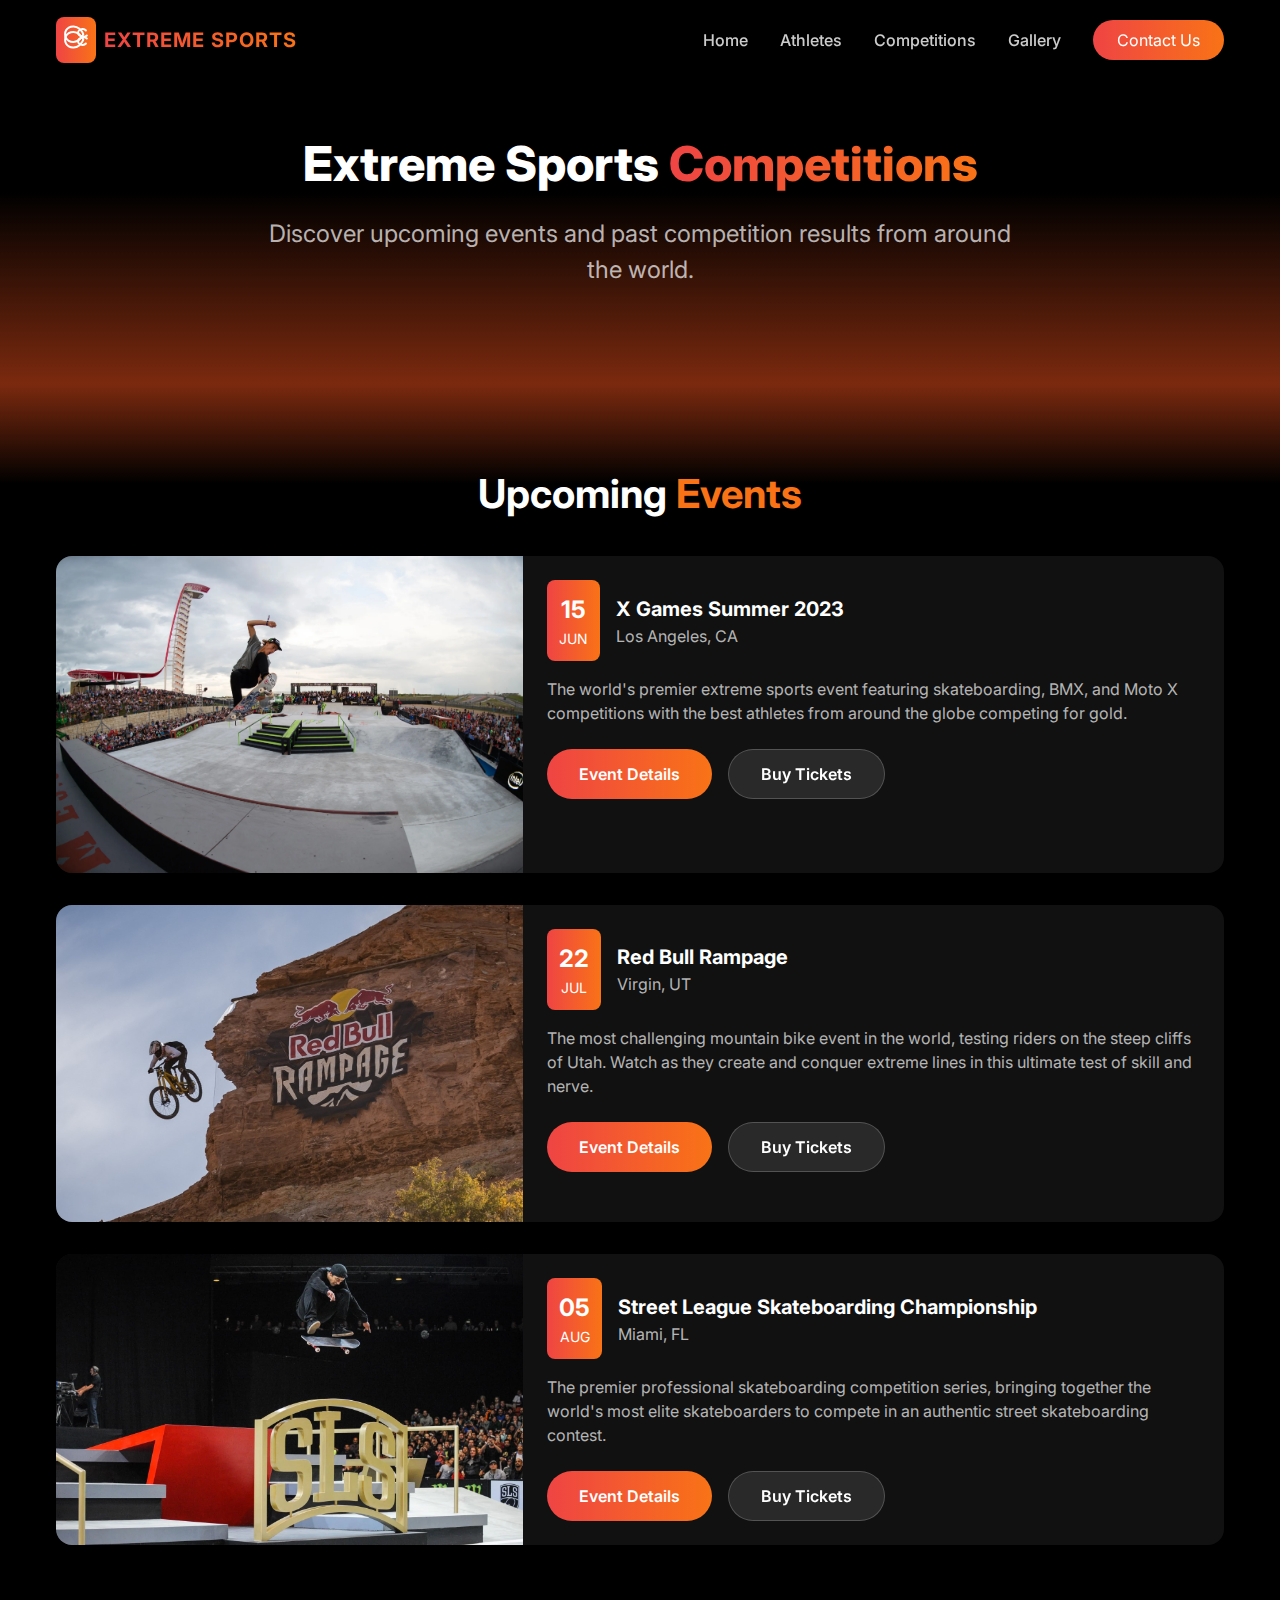
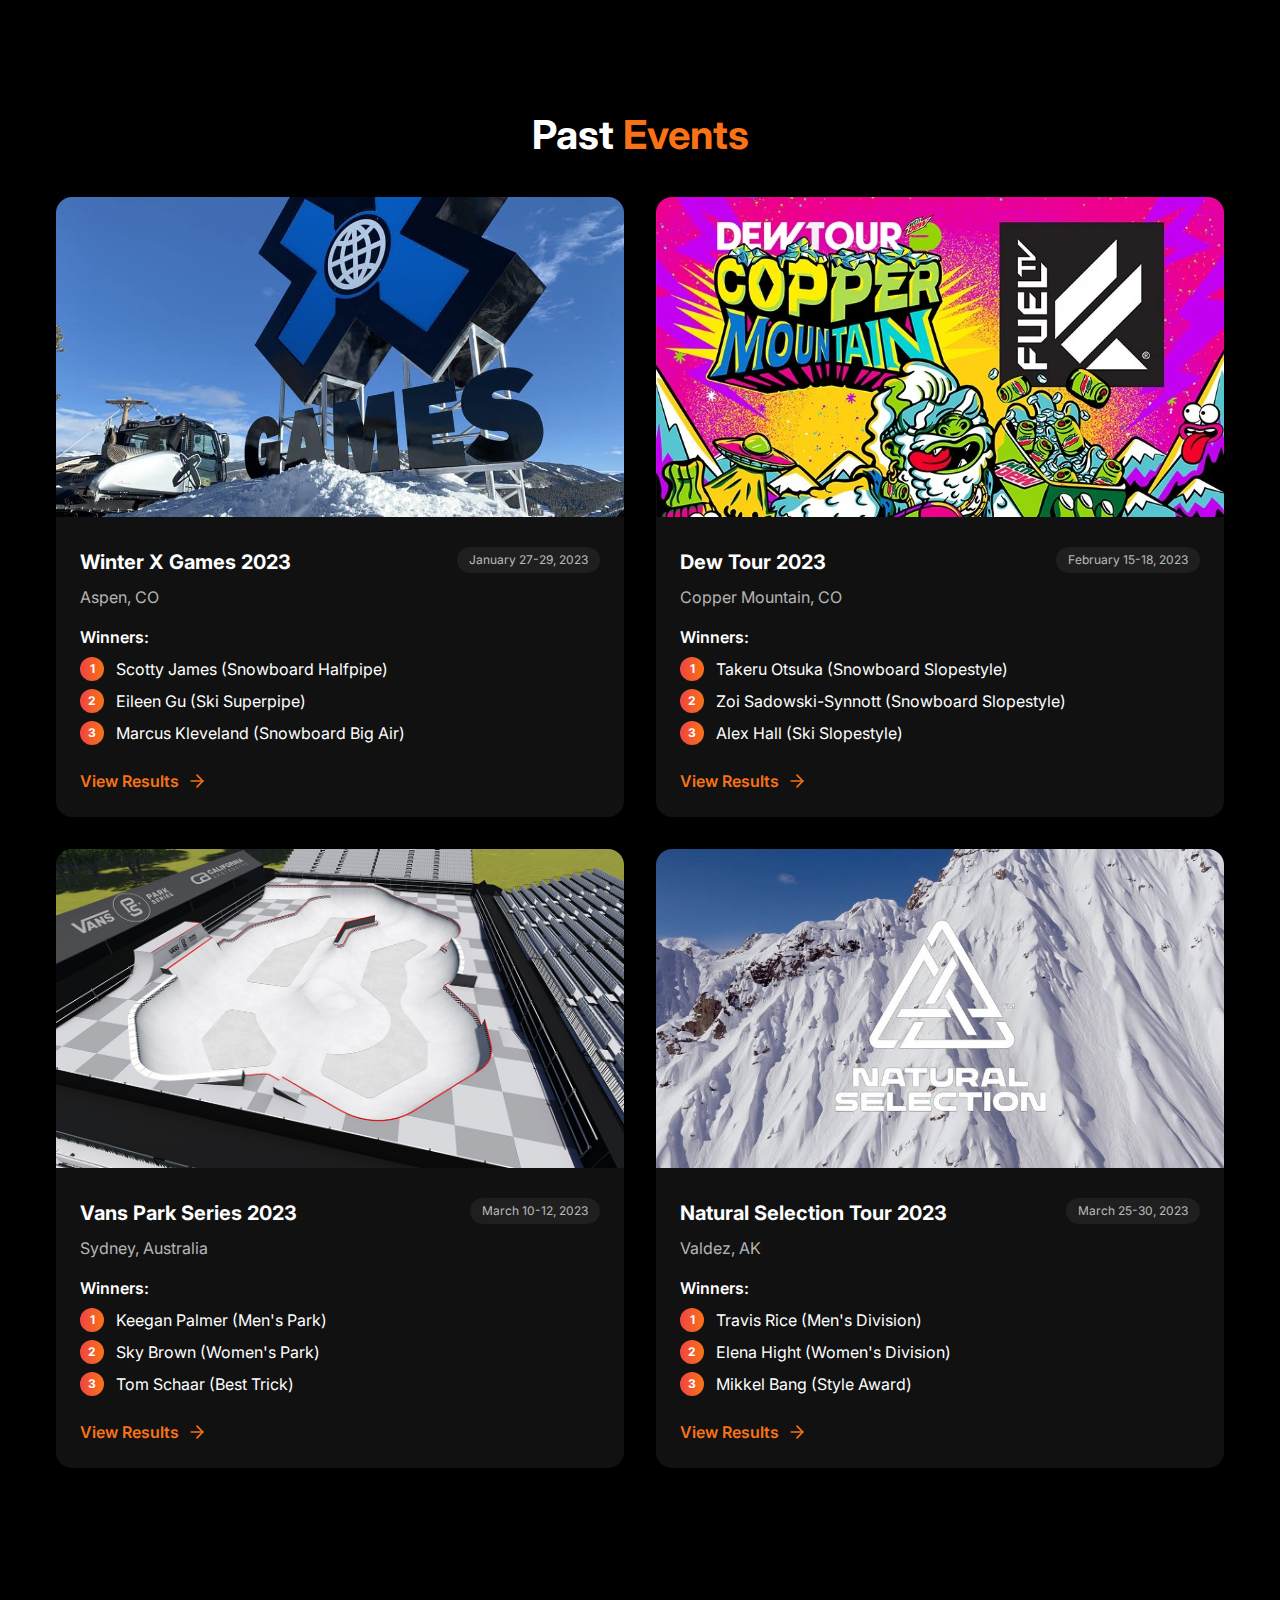
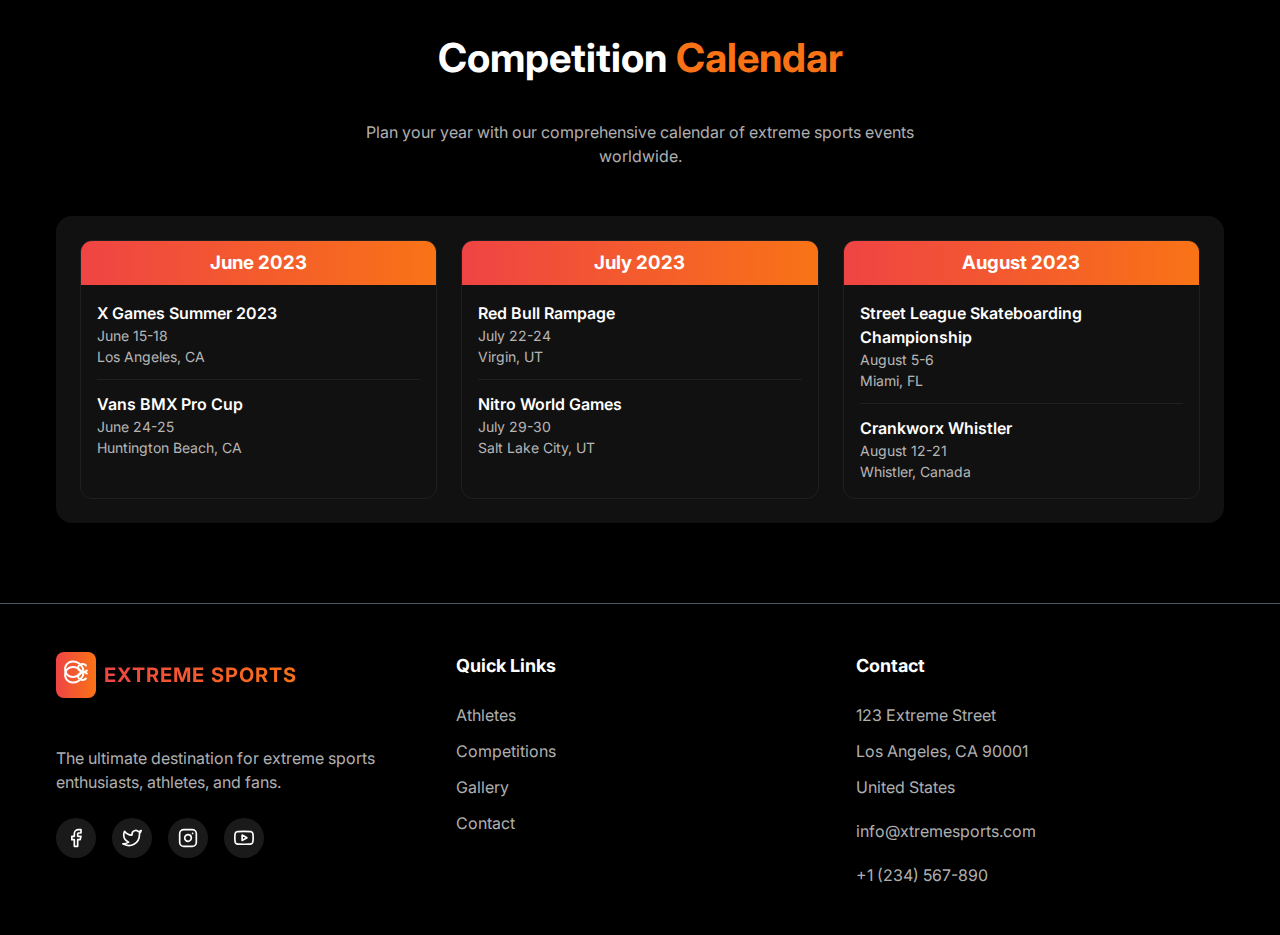
<file: competitions.html>
<!DOCTYPE html>
<html lang="en">
<head>
  <meta charset="UTF-8">
  <meta name="viewport" content="width=device-width, initial-scale=1.0">
  <title>Competitions - Extreme Sports</title>
  <meta name="description" content="Discover upcoming events and past competition results from around the world.">
  <link rel="stylesheet" href="assets/css/style.css">
  <link href="https://fonts.googleapis.com/css2?family=Inter:wght@400;500;600;700;800&display=swap" rel="stylesheet">
</head>
<body>
  <!-- Navbar -->
  <header class="navbar">
    <div class="container">
      <div class="navbar-content">
        <a href="index.html" class="logo">
          <div class="logo-icon">
            <svg xmlns="http://www.w3.org/2000/svg" width="24" height="24" viewBox="0 0 24 24" fill="none" stroke="currentColor" stroke-width="2" stroke-linecap="round" stroke-linejoin="round">
              <path d="M19.3 14.8C19.3 14.8 18.4 17.6 15.1 20.4C11.8 23.2 7.3 22.9 4.8 21.4C2.3 19.9 1.1 17.3 1.1 14.8C1.1 12.3 2.3 9.7 4.8 8.2C7.3 6.7 11.8 6.4 15.1 9.2C18.4 12 19.3 14.8 19.3 14.8Z" />
              <path d="M19.3 9.2C19.3 9.2 18.4 6.4 15.1 3.6C11.8 0.8 7.3 1.1 4.8 2.6C2.3 4.1 1.1 6.7 1.1 9.2C1.1 11.7 2.3 14.3 4.8 15.8C7.3 17.3 11.8 17.6 15.1 14.8C18.4 12 19.3 9.2 19.3 9.2Z" />
              <path d="M21.9 18.5C21.9 18.5 20.6 20.1 18.4 19.9C16.2 19.7 14.1 18.2 14.1 16.4C14.1 14.6 15.7 13 18.4 12.4C21.1 11.8 22.8 13.5 22.8 13.5" />
              <path d="M22.8 10.5C22.8 10.5 21.1 12.2 18.4 11.6C15.7 11 14.1 9.4 14.1 7.6C14.1 5.8 16.2 4.3 18.4 4.1C20.6 3.9 21.9 5.5 21.9 5.5" />
            </svg>
          </div>
          <span class="logo-text">EXTREME SPORTS</span>
        </a>

        <!-- Desktop Navigation -->
        <nav class="desktop-nav">
          <a href="index.html" class="nav-link">Home</a>
          <a href="athletes.html" class="nav-link">Athletes</a>
          <a href="competitions.html" class="nav-link">Competitions</a>
          <a href="gallery.html" class="nav-link">Gallery</a>
          <a href="contact.html" class="contact-btn">Contact Us</a>
        </nav>

        <!-- Mobile Menu Button -->
        <button class="mobile-menu-btn" id="mobileMenuBtn">
          <svg xmlns="http://www.w3.org/2000/svg" width="24" height="24" viewBox="0 0 24 24" fill="none" stroke="currentColor" stroke-width="2" stroke-linecap="round" stroke-linejoin="round">
            <line x1="3" y1="12" x2="21" y2="12  stroke-linecap="round" stroke-linejoin="round">
            <line x1="3" y1="12" x2="21" y2="12"></line>
            <line x1="3" y1="6" x2="21" y2="6"></line>
            <line x1="3" y1="18" x2="21" y2="18"></line>
          </svg>
        </button>
      </div>
    </div>

    <!-- Mobile Navigation -->
    <div class="mobile-nav" id="mobileNav">
      <div class="container">
        <div class="mobile-nav-content">
          <a href="index.html" class="nav-link">Home</a>
          <a href="athletes.html" class="nav-link">Athletes</a>
          <a href="competitions.html" class="nav-link">Competitions</a>
          <a href="gallery.html" class="nav-link">Gallery</a>
          <a href="contact.html" class="contact-btn">Contact Us</a>
        </div>
      </div>
    </div>
  </header>

  <main>
    <!-- Hero Section -->
    <section class="hero-section">
      <div class="container">
        <div class="hero-content">
          <h1 class="page-title">Extreme Sports <span class="gradient-text">Competitions</span></h1>
          <p class="page-subtitle">Discover upcoming events and past competition results from around the world.</p>
        </div>
      </div>
    </section>

    <!-- Upcoming Events -->
    <section class="upcoming-events-section">
      <div class="container">
        <h2 class="section-title">Upcoming <span class="highlight">Events</span></h2>
        <div class="events-list">
          <!-- Event 1 -->
          <div class="event-large-card">
            <div class="event-image">
              <img src="assets/img/xgames.png" alt="X Games Summer 2023">
            </div>
            <div class="event-details">
              <div class="event-header">
                <div class="event-date-box">
                  <span class="event-day">15</span>
                  <span class="event-month">JUN</span>
                </div>
                <div>
                  <h3 class="event-title">X Games Summer 2023</h3>
                  <p class="event-location">Los Angeles, CA</p>
                </div>
              </div>
              <p class="event-description">
                The world's premier extreme sports event featuring skateboarding, BMX, and Moto X competitions with the best athletes from around the globe competing for gold.
              </p>
              <div class="event-actions">
                <a href="#" class="btn btn-primary">Event Details</a>
                <a href="#" class="btn btn-secondary">Buy Tickets</a>
              </div>
            </div>
          </div>

          <!-- Event 2 -->
          <div class="event-large-card">
            <div class="event-image">
              <img src="assets/img/redbullrampage.jpg" alt="Red Bull Rampage">
            </div>
            <div class="event-details">
              <div class="event-header">
                <div class="event-date-box">
                  <span class="event-day">22</span>
                  <span class="event-month">JUL</span>
                </div>
                <div>
                  <h3 class="event-title">Red Bull Rampage</h3>
                  <p class="event-location">Virgin, UT</p>
                </div>
              </div>
              <p class="event-description">
                The most challenging mountain bike event in the world, testing riders on the steep cliffs of Utah. Watch as they create and conquer extreme lines in this ultimate test of skill and nerve.
              </p>
              <div class="event-actions">
                <a href="#" class="btn btn-primary">Event Details</a>
                <a href="#" class="btn btn-secondary">Buy Tickets</a>
              </div>
            </div>
          </div>

          <!-- Event 3 -->
          <div class="event-large-card">
            <div class="event-image">
              <img src="assets/img/Street+League.png" alt="Street League Skateboarding Championship">
            </div>
            <div class="event-details">
              <div class="event-header">
                <div class="event-date-box">
                  <span class="event-day">05</span>
                  <span class="event-month">AUG</span>
                </div>
                <div>
                  <h3 class="event-title">Street League Skateboarding Championship</h3>
                  <p class="event-location">Miami, FL</p>
                </div>
              </div>
              <p class="event-description">
                The premier professional skateboarding competition series, bringing together the world's most elite skateboarders to compete in an authentic street skateboarding contest.
              </p>
              <div class="event-actions">
                <a href="#" class="btn btn-primary">Event Details</a>
                <a href="#" class="btn btn-secondary">Buy Tickets</a>
              </div>
            </div>
          </div>
        </div>
      </div>
    </section>

    <!-- Past Events -->
    <section class="past-events-section">
      <div class="container">
        <h2 class="section-title">Past <span class="highlight">Events</span></h2>
        <div class="past-events-grid">
          <!-- Past Event 1 -->
          <div class="past-event-card">
            <div class="past-event-image">
              <img src="assets/img/Winter+X+Games.png" alt="Winter X Games 2023">
            </div>
            <div class="past-event-content">
              <div class="past-event-header">
                <h3 class="past-event-title">Winter X Games 2023</h3>
                <span class="past-event-date">January 27-29, 2023</span>
              </div>
              <p class="past-event-location">Aspen, CO</p>
              <div class="past-event-winners">
                <h4>Winners:</h4>
                <ul>
                  <li><span class="winner-position">1</span> Scotty James (Snowboard Halfpipe)</li>
                  <li><span class="winner-position">2</span> Eileen Gu (Ski Superpipe)</li>
                  <li><span class="winner-position">3</span> Marcus Kleveland (Snowboard Big Air)</li>
                </ul>
              </div>
              <a href="#" class="past-event-link">
                View Results
                <svg xmlns="http://www.w3.org/2000/svg" width="20" height="20" viewBox="0 0 24 24" fill="none" stroke="currentColor" stroke-width="2" stroke-linecap="round" stroke-linejoin="round">
                  <path d="M5 12h14"></path>
                  <path d="M12 5l7 7-7 7"></path>
                </svg>
              </a>
            </div>
          </div>

          <!-- Past Event 2 -->
          <div class="past-event-card">
            <div class="past-event-image">
              <img src="assets/img/Dew+Tour.png" alt="Dew Tour 2023">
            </div>
            <div class="past-event-content">
              <div class="past-event-header">
                <h3 class="past-event-title">Dew Tour 2023</h3>
                <span class="past-event-date">February 15-18, 2023</span>
              </div>
              <p class="past-event-location">Copper Mountain, CO</p>
              <div class="past-event-winners">
                <h4>Winners:</h4>
                <ul>
                  <li><span class="winner-position">1</span> Takeru Otsuka (Snowboard Slopestyle)</li>
                  <li><span class="winner-position">2</span> Zoi Sadowski-Synnott (Snowboard Slopestyle)</li>
                  <li><span class="winner-position">3</span> Alex Hall (Ski Slopestyle)</li>
                </ul>
              </div>
              <a href="#" class="past-event-link">
                View Results
                <svg xmlns="http://www.w3.org/2000/svg" width="20" height="20" viewBox="0 0 24 24" fill="none" stroke="currentColor" stroke-width="2" stroke-linecap="round" stroke-linejoin="round">
                  <path d="M5 12h14"></path>
                  <path d="M12 5l7 7-7 7"></path>
                </svg>
              </a>
            </div>
          </div>

          <!-- Past Event 3 -->
          <div class="past-event-card">
            <div class="past-event-image">
              <img src="assets/img/Vans+Park+Series.png" alt="Vans Park Series 2023">
            </div>
            <div class="past-event-content">
              <div class="past-event-header">
                <h3 class="past-event-title">Vans Park Series 2023</h3>
                <span class="past-event-date">March 10-12, 2023</span>
              </div>
              <p class="past-event-location">Sydney, Australia</p>
              <div class="past-event-winners">
                <h4>Winners:</h4>
                <ul>
                  <li><span class="winner-position">1</span> Keegan Palmer (Men's Park)</li>
                  <li><span class="winner-position">2</span> Sky Brown (Women's Park)</li>
                  <li><span class="winner-position">3</span> Tom Schaar (Best Trick)</li>
                </ul>
              </div>
              <a href="#" class="past-event-link">
                View Results
                <svg xmlns="http://www.w3.org/2000/svg" width="20" height="20" viewBox="0 0 24 24" fill="none" stroke="currentColor" stroke-width="2" stroke-linecap="round" stroke-linejoin="round">
                  <path d="M5 12h14"></path>
                  <path d="M12 5l7 7-7 7"></path>
                </svg>
              </a>
            </div>
          </div>

          <!-- Past Event 4 -->
          <div class="past-event-card">
            <div class="past-event-image">
              <img src="assets/img/Natural+Selection.png" alt="Natural Selection Tour 2023">
            </div>
            <div class="past-event-content">
              <div class="past-event-header">
                <h3 class="past-event-title">Natural Selection Tour 2023</h3>
                <span class="past-event-date">March 25-30, 2023</span>
              </div>
              <p class="past-event-location">Valdez, AK</p>
              <div class="past-event-winners">
                <h4>Winners:</h4>
                <ul>
                  <li><span class="winner-position">1</span> Travis Rice (Men's Division)</li>
                  <li><span class="winner-position">2</span> Elena Hight (Women's Division)</li>
                  <li><span class="winner-position">3</span> Mikkel Bang (Style Award)</li>
                </ul>
              </div>
              <a href="#" class="past-event-link">
                View Results
                <svg xmlns="http://www.w3.org/2000/svg" width="20" height="20" viewBox="0 0 24 24" fill="none" stroke="currentColor" stroke-width="2" stroke-linecap="round" stroke-linejoin="round">
                  <path d="M5 12h14"></path>
                  <path d="M12 5l7 7-7 7"></path>
                </svg>
              </a>
            </div>
          </div>
        </div>
      </div>
    </section>

    <!-- Calendar -->
    <section class="calendar-section">
      <div class="container">
        <div class="calendar-header">
          <h2 class="section-title">Competition <span class="highlight">Calendar</span></h2>
          <p class="calendar-description">Plan your year with our comprehensive calendar of extreme sports events worldwide.</p>
        </div>
        <div class="calendar-container">
          <div class="calendar-grid">
            <!-- Month 1 -->
            <div class="calendar-month">
              <div class="month-header">
                <h3>June 2023</h3>
              </div>
              <div class="month-events">
                <ul>
                  <li class="month-event">
                    <span class="month-event-title">X Games Summer 2023</span>
                    <span class="month-event-date">June 15-18</span>
                    <span class="month-event-location">Los Angeles, CA</span>
                  </li>
                  <li class="month-event">
                    <span class="month-event-title">Vans BMX Pro Cup</span>
                    <span class="month-event-date">June 24-25</span>
                    <span class="month-event-location">Huntington Beach, CA</span>
                  </li>
                </ul>
              </div>
            </div>

            <!-- Month 2 -->
            <div class="calendar-month">
              <div class="month-header">
                <h3>July 2023</h3>
              </div>
              <div class="month-events">
                <ul>
                  <li class="month-event">
                    <span class="month-event-title">Red Bull Rampage</span>
                    <span class="month-event-date">July 22-24</span>
                    <span class="month-event-location">Virgin, UT</span>
                  </li>
                  <li class="month-event">
                    <span class="month-event-title">Nitro World Games</span>
                    <span class="month-event-date">July 29-30</span>
                    <span class="month-event-location">Salt Lake City, UT</span>
                  </li>
                </ul>
              </div>
            </div>

            <!-- Month 3 -->
            <div class="calendar-month">
              <div class="month-header">
                <h3>August 2023</h3>
              </div>
              <div class="month-events">
                <ul>
                  <li class="month-event">
                    <span class="month-event-title">Street League Skateboarding Championship</span>
                    <span class="month-event-date">August 5-6</span>
                    <span class="month-event-location">Miami, FL</span>
                  </li>
                  <li class="month-event">
                    <span class="month-event-title">Crankworx Whistler</span>
                    <span class="month-event-date">August 12-21</span>
                    <span class="month-event-location">Whistler, Canada</span>
                  </li>
                </ul>
              </div>
            </div>
          </div>
        </div>
      </div>
    </section>
  </main>

  <!-- Footer -->
  <footer class="footer">
    <div class="container">
      <div class="footer-grid">
        <div>
          <div class="footer-brand">
            <a href="index.html" class="footer-logo">
              <div class="logo-icon">
                <svg xmlns="http://www.w3.org/2000/svg" width="24" height="24" viewBox="0 0 24 24" fill="none" stroke="currentColor" stroke-width="2" stroke-linecap="round" stroke-linejoin="round">
                  <path d="M19.3 14.8C19.3 14.8 18.4 17.6 15.1 20.4C11.8 23.2 7.3 22.9 4.8 21.4C2.3 19.9 1.1 17.3 1.1 14.8C1.1 12.3 2.3 9.7 4.8 8.2C7.3 6.7 11.8 6.4 15.1 9.2C18.4 12 19.3 14.8 19.3 14.8Z" />
                  <path d="M19.3 9.2C19.3 9.2 18.4 6.4 15.1 3.6C11.8 0.8 7.3 1.1 4.8 2.6C2.3 4.1 1.1 6.7 1.1 9.2C1.1 11.7 2.3 14.3 4.8 15.8C7.3 17.3 11.8 17.6 15.1 14.8C18.4 12 19.3 9.2 19.3 9.2Z" />
                  <path d="M21.9 18.5C21.9 18.5 20.6 20.1 18.4 19.9C16.2 19.7 14.1 18.2 14.1 16.4C14.1 14.6 15.7 13 18.4 12.4C21.1 11.8 22.8 13.5 22.8 13.5" />
                  <path d="M22.8 10.5C22.8 10.5 21.1 12.2 18.4 11.6C15.7 11 14.1 9.4 14.1 7.6C14.1 5.8 16.2 4.3 18.4 4.1C20.6 3.9 21.9 5.5 21.9 5.5" />
                </svg>
              </div>
              <span class="logo-text">EXTREME SPORTS</span>
            </a>
          </div>
          <p class="footer-description">
            The ultimate destination for extreme sports enthusiasts, athletes, and fans.
          </p>
          <div class="social-links">
            <a href="https://facebook.com" class="social-link" target="_blank" rel="noopener noreferrer" aria-label="Visit our Facebook page">
              <svg xmlns="http://www.w3.org/2000/svg" width="20" height="20" viewBox="0 0 24 24" fill="none" stroke="currentColor" stroke-width="2" stroke-linecap="round" stroke-linejoin="round">
                <path d="M18 2h-3a5 5 0 0 0-5 5v3H7v4h3v8h4v-8h3l1-4h-4V7a1 1 0 0 1 1-1h3z"></path>
              </svg>
            </a>
            <a href="https://twitter.com" class="social-link" target="_blank" rel="noopener noreferrer" aria-label="Visit our Twitter page">
              <svg xmlns="http://www.w3.org/2000/svg" width="20" height="20" viewBox="0 0 24 24" fill="none" stroke="currentColor" stroke-width="2" stroke-linecap="round" stroke-linejoin="round">
                <path d="M23 3a10.9 10.9 0 0 1-3.14 1.53 4.48 4.48 0 0 0-7.86 3v1A10.66 10.66 0 0 1 3 4s-4 9 5 13a11.64 11.64 0 0 1-7 2c9 5 20 0 20-11.5a4.5 4.5 0 0 0-.08-.83A7.72 7.72 0 0 0 23 3z"></path>
              </svg>
            </a>
            <a href="https://instagram.com" class="social-link" target="_blank" rel="noopener noreferrer" aria-label="Visit our Instagram page">
              <svg xmlns="http://www.w3.org/2000/svg" width="20" height="20" viewBox="0 0 24 24" fill="none" stroke="currentColor" stroke-width="2" stroke-linecap="round" stroke-linejoin="round">
                <rect x="2" y="2" width="20" height="20" rx="5" ry="5"></rect>
                <path d="M16 11.37A4 4 0 1 1 12.63 8 4 4 0 0 1 16 11.37z"></path>
                <line x1="17.5" y1="6.5" x2="17.51" y2="6.5"></line>
              </svg>
            </a>
            <a href="https://youtube.com" class="social-link" target="_blank" rel="noopener noreferrer" aria-label="Visit our YouTube channel">
              <svg xmlns="http://www.w3.org/2000/svg" width="20" height="20" viewBox="0 0 24 24" fill="none" stroke="currentColor" stroke-width="2" stroke-linecap="round" stroke-linejoin="round">
                <path d="M22.54 6.42a2.78 2.78 0 0 0-1.94-2C18.88 4 12 4 12 4s-6.88 0-8.6.46a2.78 2.78 0 0 0-1.94 2A29 29 0 0 0 1 11.75a29 29 0 0 0 .46 5.33A2.78 2.78 0 0 0 3.4 19c1.72.46 8.6.46 8.6.46s6.88 0 8.6-.46a2.78 2.78 0 0 0 1.94-2 29 29 0 0 0 .46-5.25 29 29 0 0 0-.46-5.33z"></path>
                <polygon points="9.75 15.02 15.5 11.75 9.75 8.48 9.75 15.02"></polygon>
              </svg>
            </a>
          </div>
        </div>
        <div>
          <h3 class="footer-title">Quick Links</h3>
          <ul class="footer-menu">
            <li><a href="athletes.html">Athletes</a></li>
            <li><a href="competitions.html">Competitions</a></li>
            <li><a href="gallery.html">Gallery</a></li>
            <li><a href="contact.html">Contact</a></li>
          </ul>
        </div>
        <div>
          <h3 class="footer-title">Contact</h3>
          <address class="contact-info">
            <p>123 Extreme Street</p>
            <p>Los Angeles, CA 90001</p>
            <p>United States</p>
            <p class="contact-email">
              <a href="mailto:info@xtremesports.com">info@xtremesports.com</a>
            </p>
            <p class="contact-phone">
              <a href="tel:+1234567890">+1 (234) 567-890</a>
            </p>
          </address>
        </div>
      </div>
    </div>
  </footer>

  <!-- Scroll to Top Button -->
  <button id="scrollToTop" class="scroll-to-top" aria-label="Scroll to top">
    <svg xmlns="http://www.w3.org/2000/svg" width="20" height="20" viewBox="0 0 24 24" fill="none" stroke="currentColor" stroke-width="2" stroke-linecap="round" stroke-linejoin="round">
      <path d="M18 15l-6-6-6 6"/>
    </svg>
  </button>

  <script src="src/js/script.js"></script>
</body>
</html>
</file>
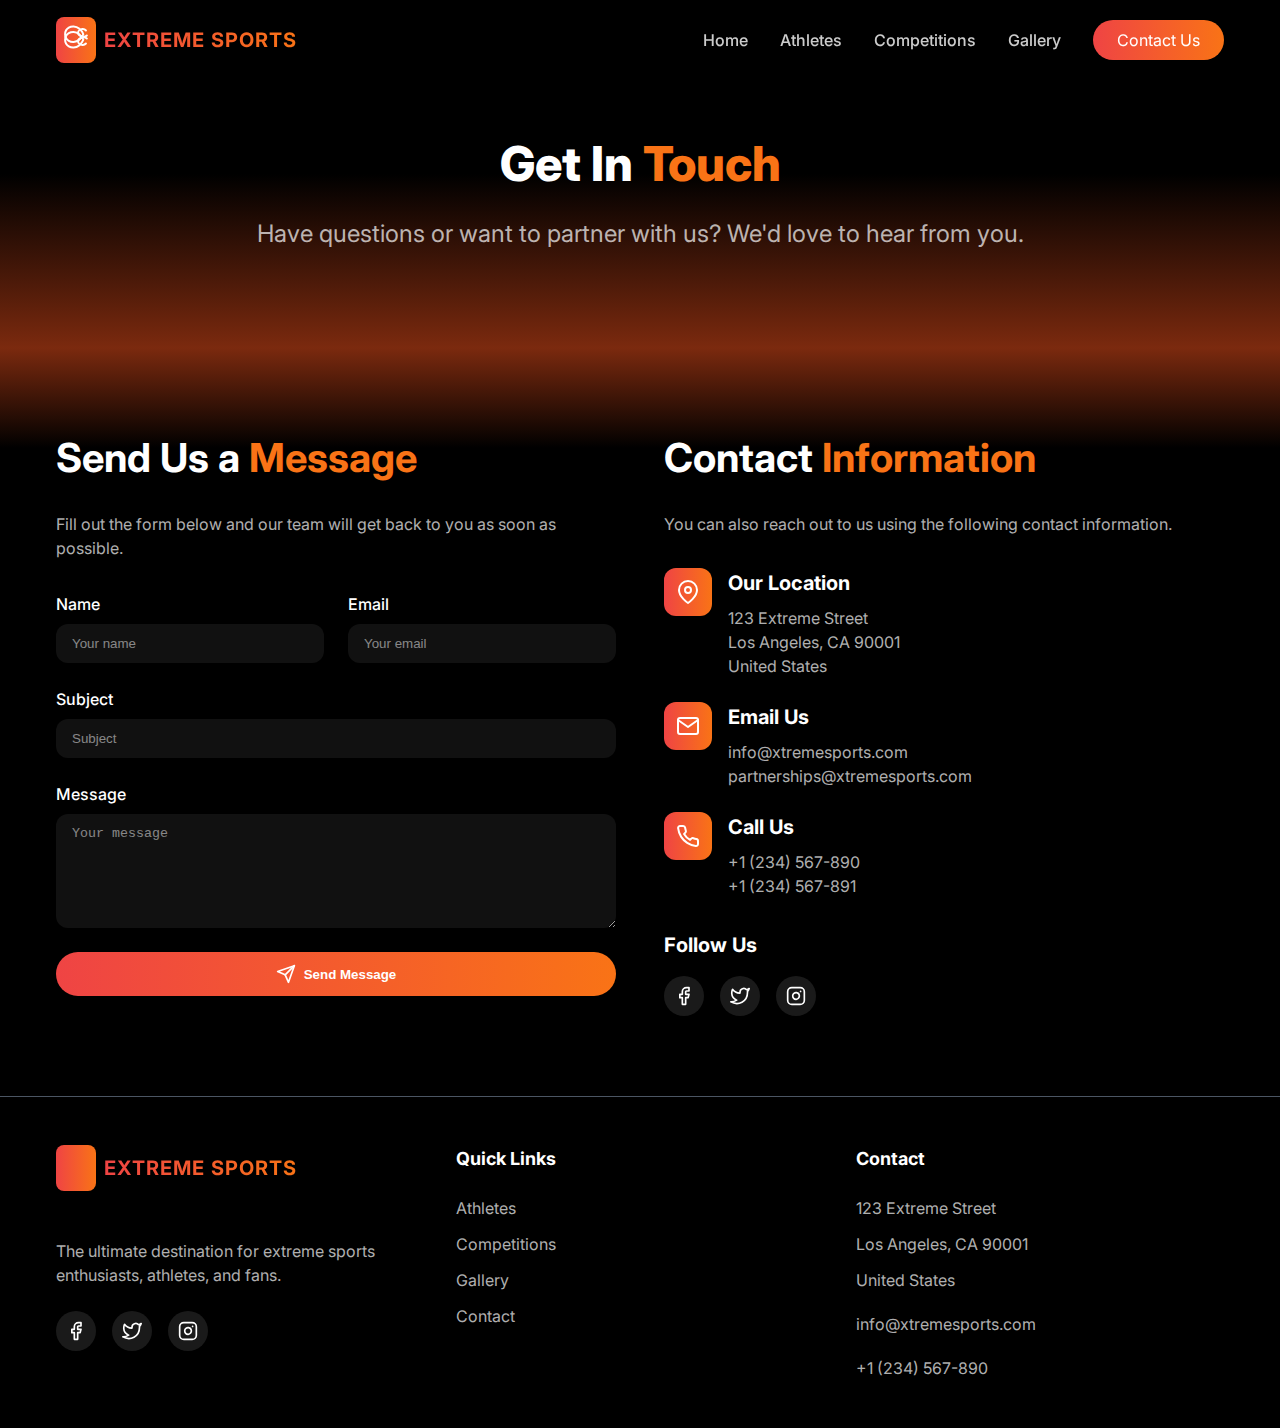
<file: contact.html>
<!DOCTYPE html>
<html lang="en">
<head>
  <meta charset="UTF-8">
  <meta name="viewport" content="width=device-width, initial-scale=1.0">
  <title>Contact - Extreme Sports</title>
  <meta name="description" content="Get in touch with the Extreme Sports team. We'd love to hear from you!">
  <link rel="stylesheet" href="assets/css/style.css">
  <link href="https://fonts.googleapis.com/css2?family=Inter:wght@400;500;600;700;800&display=swap" rel="stylesheet">
</head>
<body>
  <!-- Navbar -->
  <header class="navbar">
    <div class="container">
      <div class="navbar-content">
        <a href="index.html" class="logo">
          <div class="logo-icon">
            <svg xmlns="http://www.w3.org/2000/svg" width="24" height="24" viewBox="0 0 24 24" fill="none" stroke="currentColor" stroke-width="2" stroke-linecap="round" stroke-linejoin="round">
              <path d="M19.3 14.8C19.3 14.8 18.4 17.6 15.1 20.4C11.8 23.2 7.3 22.9 4.8 21.4C2.3 19.9 1.1 17.3 1.1 14.8C1.1 12.3 2.3 9.7 4.8 8.2C7.3 6.7 11.8 6.4 15.1 9.2C18.4 12 19.3 14.8 19.3 14.8Z" />
              <path d="M19.3 9.2C19.3 9.2 18.4 6.4 15.1 3.6C11.8 0.8 7.3 1.1 4.8 2.6C2.3 4.1 1.1 6.7 1.1 9.2C1.1 11.7 2.3 14.3 4.8 15.8C7.3 17.3 11.8 17.6 15.1 14.8C18.4 12 19.3 9.2 19.3 9.2Z" />
              <path d="M21.9 18.5C21.9 18.5 20.6 20.1 18.4 19.9C16.2 19.7 14.1 18.2 14.1 16.4C14.1 14.6 15.7 13 18.4 12.4C21.1 11.8 22.8 13.5 22.8 13.5" />
              <path d="M22.8 10.5C22.8 10.5 21.1 12.2 18.4 11.6C15.7 11 14.1 9.4 14.1 7.6C14.1 5.8 16.2 4.3 18.4 4.1C20.6 3.9 21.9 5.5 21.9 5.5" />
            </svg>
          </div>
          <span class="logo-text">EXTREME SPORTS</span>
        </a>

        <!-- Desktop Navigation -->
        <nav class="desktop-nav">
          <a href="index.html" class="nav-link">Home</a>
          <a href="athletes.html" class="nav-link">Athletes</a>
          <a href="competitions.html" class="nav-link">Competitions</a>
          <a href="gallery.html" class="nav-link">Gallery</a>
          <a href="contact.html" class="contact-btn">Contact Us</a>
        </nav>

        <!-- Mobile Menu Button -->
        <button class="mobile-menu-btn" id="mobileMenuBtn">
          <svg xmlns="http://www.w3.org/2000/svg" width="24" height="24" viewBox="0 0 24 24" fill="none" stroke="currentColor" stroke-width="2" stroke-linecap="round" stroke-linejoin="round">
            <line x1="3" y1="12" x2="21" y2="12"></line>
            <line x1="3" y1="6" x2="21" y2="6"></line>
            <line x1="3" y1="18" x2="21" y2="18"></line>
          </svg>
        </button>
      </div>
    </div>

    <!-- Mobile Navigation -->
    <div class="mobile-nav" id="mobileNav">
      <div class="container">
        <div class="mobile-nav-content">
          <a href="index.html" class="nav-link">Home</a>
          <a href="athletes.html" class="nav-link">Athletes</a>
          <a href="competitions.html" class="nav-link">Competitions</a>
          <a href="gallery.html" class="nav-link">Gallery</a>
          <a href="contact.html" class="contact-btn">Contact Us</a>
        </div>
      </div>
    </div>
  </header>

  <main>
    <!-- Hero Section -->
    <section class="hero-section">
      <div class="container">
        <div class="hero-content">
          <h1 class="page-title">Get In <span class="highlight">Touch</span></h1>
          <p class="page-subtitle">Have questions or want to partner with us? We'd love to hear from you.</p>
        </div>
      </div>
    </section>

    <!-- Contact Form Section -->
    <section class="contact-section">
      <div class="container">
        <div class="contact-grid">
          <div class="contact-form-container">
            <h2 class="section-title-left">Send Us a <span class="highlight">Message</span></h2>
            <p class="contact-description">
              Fill out the form below and our team will get back to you as soon as possible.
            </p>

            <form class="contact-form" id="contactForm">
              <div class="form-row">
                <div class="form-group">
                  <label for="name">Name</label>
                  <input type="text" id="name" name="name" placeholder="Your name" required>
                </div>
                <div class="form-group">
                  <label for="email">Email</label>
                  <input type="email" id="email" name="email" placeholder="Your email" required>
                </div>
              </div>

              <div class="form-group">
                <label for="subject">Subject</label>
                <input type="text" id="subject" name="subject" placeholder="Subject" required>
              </div>

              <div class="form-group">
                <label for="message">Message</label>
                <textarea id="message" name="message" rows="6" placeholder="Your message" required></textarea>
              </div>

              <button type="submit" class="btn btn-primary">
                <svg xmlns="http://www.w3.org/2000/svg" width="20" height="20" viewBox="0 0 24 24" fill="none" stroke="currentColor" stroke-width="2" stroke-linecap="round" stroke-linejoin="round">
                  <line x1="22" y1="2" x2="11" y2="13"></line>
                  <polygon points="22 2 15 22 11 13 2 9 22 2"></polygon>
                </svg>
                Send Message
              </button>
            </form>
          </div>

          <div class="contact-info-container">
            <h2 class="section-title-left">Contact <span class="highlight">Information</span></h2>
            <p class="contact-description">
              You can also reach out to us using the following contact information.
            </p>

            <div class="contact-info-items">
              <div class="contact-info-item">
                <div class="contact-icon">
                  <svg xmlns="http://www.w3.org/2000/svg" width="24" height="24" viewBox="0 0 24 24" fill="none" stroke="currentColor" stroke-width="2" stroke-linecap="round" stroke-linejoin="round">
                    <path d="M21 10c0 7-9 13-9 13s-9-6-9-13a9 9 0 0 1 18 0z"></path>
                    <circle cx="12" cy="10" r="3"></circle>
                  </svg>
                </div>
                <div>
                  <h3>Our Location</h3>
                  <address>
                    123 Extreme Street<br>
                    Los Angeles, CA 90001<br>
                    United States
                  </address>
                </div>
              </div>

              <div class="contact-info-item">
                <div class="contact-icon">
                  <svg xmlns="http://www.w3.org/2000/svg" width="24" height="24" viewBox="0 0 24 24" fill="none" stroke="currentColor" stroke-width="2" stroke-linecap="round" stroke-linejoin="round">
                    <path d="M4 4h16c1.1 0 2 .9 2 2v12c0 1.1-.9 2-2 2H4c-1.1 0-2-.9-2-2V6c0-1.1.9-2 2-2z"></path>
                    <polyline points="22,6 12,13 2,6"></polyline>
                  </svg>
                </div>
                <div>
                  <h3>Email Us</h3>
                  <p><a href="mailto:info@xtremesports.com">info@xtremesports.com</a></p>
                  <p><a href="mailto:partnerships@xtremesports.com">partnerships@xtremesports.com</a></p>
                </div>
              </div>

              <div class="contact-info-item">
                <div class="contact-icon">
                  <svg xmlns="http://www.w3.org/2000/svg" width="24" height="24" viewBox="0 0 24 24" fill="none" stroke="currentColor" stroke-width="2" stroke-linecap="round" stroke-linejoin="round">
                    <path d="M22 16.92v3a2 2 0 0 1-2.18 2 19.79 19.79 0 0 1-8.63-3.07 19.5 19.5 0 0 1-6-6 19.79 19.79 0 0 1-3.07-8.67A2 2 0 0 1 4.11 2h3a2 2 0 0 1 2 1.72 12.84 12.84 0 0 0 .7 2.81 2 2 0 0 1-.45 2.11L8.09 9.91a16 16 0 0 0 6 6l1.27-1.27a2 2 0 0 1 2.11-.45 12.84 12.84 0 0 0 2.81.7A2 2 0 0 1 22 16.92z"></path>
                  </svg>
                </div>
                <div>
                  <h3>Call Us</h3>
                  <p><a href="tel:+1234567890">+1 (234) 567-890</a></p>
                  <p><a href="tel:+1234567891">+1 (234) 567-891</a></p>
                </div>
              </div>
            </div>

            <div class="social-follow">
              <h3>Follow Us</h3>
              <div class="social-links">
                <a href="https://facebook.com" class="social-link" target="_blank" rel="noopener noreferrer">
                  <svg xmlns="http://www.w3.org/2000/svg" width="20" height="20" viewBox="0 0 24 24" fill="none" stroke="currentColor" stroke-width="2" stroke-linecap="round" stroke-linejoin="round">
                    <path d="M18 2h-3a5 5 0 0 0-5 5v3H7v4h3v8h4v-8h3l1-4h-4V7a1 1 0 0 1 1-1h3z"></path>
                  </svg>
                </a>
                <a href="https://twitter.com" class="social-link" target="_blank" rel="noopener noreferrer">
                  <svg xmlns="http://www.w3.org/2000/svg" width="20" height="20" viewBox="0 0 24 24" fill="none" stroke="currentColor" stroke-width="2" stroke-linecap="round" stroke-linejoin="round">
                    <path d="M23 3a10.9 10.9 0 0 1-3.14 1.53 4.48 4.48 0 0 0-7.86 3v1A10.66 10.66 0 0 1 3 4s-4 9 5 13a11.64 11.64 0 0 1-7 2c9 5 20 0 20-11.5a4.5 4.5 0 0 0-.08-.83A7.72 7.72 0 0 0 23 3z"></path>
                  </svg>
                </a>
                <a href="https://instagram.com" class="social-link" target="_blank" rel="noopener noreferrer">
                  <svg xmlns="http://www.w3.org/2000/svg" width="20" height="20" viewBox="0 0 24 24" fill="none" stroke="currentColor" stroke-width="2" stroke-linecap="round" stroke-linejoin="round">
                    <rect x="2" y="2" width="20" height="20" rx="5" ry="5"></rect>
                    <path d="M16 11.37A4 4 0 1 1 12.63 8 4 4 0 0 1 16 11.37z"></path>
                    <line x1="17.5" y1="6.5" x2="17.51" y2="6.5"></line>
                  </svg>
                </a>
              </div>
            </div>
          </div>
        </div>
      </div>
    </section>
  </main>

  <!-- Footer -->
  <footer class="footer">
    <div class="container">
      <div class="footer-grid">
        <div>
          <div class="footer-brand">
            <a href="index.html" class="footer-logo">
              <div class="logo-icon">
                <svg xmlns="http://www.w3.org/2000/svg" width="24" height="24" viewBox="0 0 24 24" fill="none" stroke="currentColor" stroke-width="2" stroke-linecap="round" stroke-linejoin="round">
                  <path d="M19.3 14.8C19.3 14.8 18.4   stroke-linejoin="round">
                  <path d="M19.3 14.8C19.3 14.8 18.4 17.6 15.1 20.4C11.8 23.2 7.3 22.9 4.8 21.4C2.3 19.9 1.1 17.3 1.1 14.8C1.1 12.3 2.3 9.7 4.8 8.2C7.3 6.7 11.8 6.4 15.1 9.2C18.4 12 19.3 14.8 19.3 14.8Z" />
                  <path d="M19.3 9.2C19.3 9.2 18.4 6.4 15.1 3.6C11.8 0.8 7.3 1.1 4.8 2.6C2.3 4.1 1.1 6.7 1.1 9.2C1.1 11.7 2.3 14.3 4.8 15.8C7.3 17.3 11.8 17.6 15.1 14.8C18.4 12 19.3 9.2 19.3 9.2Z" />
                  <path d="M21.9 18.5C21.9 18.5 20.6 20.1 18.4 19.9C16.2 19.7 14.1 18.2 14.1 16.4C14.1 14.6 15.7 13 18.4 12.4C21.1 11.8 22.8 13.5 22.8 13.5" />
                  <path d="M22.8 10.5C22.8 10.5 21.1 12.2 18.4 11.6C15.7 11 14.1 9.4 14.1 7.6C14.1 5.8 16.2 4.3 18.4 4.1C20.6 3.9 21.9 5.5 21.9 5.5" />
                </svg>
              </div>
              <span class="logo-text">EXTREME SPORTS</span>
            </a>
          </div>
          <p class="footer-description">
            The ultimate destination for extreme sports enthusiasts, athletes, and fans.
          </p>
          <div class="social-links">
            <a href="https://facebook.com" class="social-link" target="_blank" rel="noopener noreferrer">
              <svg xmlns="http://www.w3.org/2000/svg" width="20" height="20" viewBox="0 0 24 24" fill="none" stroke="currentColor" stroke-width="2" stroke-linecap="round" stroke-linejoin="round">
                <path d="M18 2h-3a5 5 0 0 0-5 5v3H7v4h3v8h4v-8h3l1-4h-4V7a1 1 0 0 1 1-1h3z"></path>
              </svg>
            </a>
            <a href="https://twitter.com" class="social-link" target="_blank" rel="noopener noreferrer">
              <svg xmlns="http://www.w3.org/2000/svg" width="20" height="20" viewBox="0 0 24 24" fill="none" stroke="currentColor" stroke-width="2" stroke-linecap="round" stroke-linejoin="round">
                <path d="M23 3a10.9 10.9 0 0 1-3.14 1.53 4.48 4.48 0 0 0-7.86 3v1A10.66 10.66 0 0 1 3 4s-4 9 5 13a11.64 11.64 0 0 1-7 2c9 5 20 0 20-11.5a4.5 4.5 0 0 0-.08-.83A7.72 7.72 0 0 0 23 3z"></path>
              </svg>
            </a>
            <a href="https://instagram.com" class="social-link" target="_blank" rel="noopener noreferrer">
              <svg xmlns="http://www.w3.org/2000/svg" width="20" height="20" viewBox="0 0 24 24" fill="none" stroke="currentColor" stroke-width="2" stroke-linecap="round" stroke-linejoin="round">
                <rect x="2" y="2" width="20" height="20" rx="5" ry="5"></rect>
                <path d="M16 11.37A4 4 0 1 1 12.63 8 4 4 0 0 1 16 11.37z"></path>
                <line x1="17.5" y1="6.5" x2="17.51" y2="6.5"></line>
              </svg>
            </a>
          </div>
        </div>
        <div>
          <h3 class="footer-title">Quick Links</h3>
          <ul class="footer-menu">
            <li><a href="athletes.html">Athletes</a></li>
            <li><a href="competitions.html">Competitions</a></li>
            <li><a href="gallery.html">Gallery</a></li>
            <li><a href="contact.html">Contact</a></li>
          </ul>
        </div>
        <div>
          <h3 class="footer-title">Contact</h3>
          <address class="contact-info">
            <p>123 Extreme Street</p>
            <p>Los Angeles, CA 90001</p>
            <p>United States</p>
            <p class="contact-email">
              <a href="mailto:info@xtremesports.com">info@xtremesports.com</a>
            </p>
            <p class="contact-phone">
              <a href="tel:+1234567890">+1 (234) 567-890</a>
            </p>
          </address>
        </div>
      </div>
    </div>
  </footer>

  <!-- Scroll to Top Button -->
  <button id="scrollToTop" class="scroll-to-top">
    <svg xmlns="http://www.w3.org/2000/svg" width="20" height="20" viewBox="0 0 24 24" fill="none" stroke="currentColor" stroke-width="2" stroke-linecap="round" stroke-linejoin="round">
      <path d="M18 15l-6-6-6 6"/>
    </svg>
  </button>

  <script src="src/js/script.js"></script>
</body>
</html>
</file>
<file: assets/css/style.css>
/* Base Styles */
:root {
  --color-black: #000000;
  --color-white: #ffffff;
  --color-gray-100: rgba(255, 255, 255, 0.1);
  --color-gray-200: rgba(255, 255, 255, 0.2);
  --color-gray-700: #333333;
  --color-gray-800: #1f1f1f;
  --color-gray-900: #111111;
  --color-red-500: #ef4444;
  --color-red-600: #dc2626;
  --color-orange-500: #f97316;
  --color-orange-600: #ea580c;
  --color-orange-900: rgba(154, 52, 18, 0.8);
  --gradient-red-orange: linear-gradient(to right, var(--color-red-500), var(--color-orange-500));
  --gradient-red-orange-hover: linear-gradient(to right, var(--color-red-600), var(--color-orange-600));
  --border-radius-sm: 0.25rem;
  --border-radius: 0.5rem;
  --border-radius-lg: 0.75rem;
  --border-radius-xl: 1rem;
  --border-radius-full: 9999px;
  --transition: all 0.3s ease;
  --shadow: 0 4px 6px -1px rgba(0, 0, 0, 0.1), 0 2px 4px -1px rgba(0, 0, 0, 0.06);
  --shadow-lg: 0 10px 15px -3px rgba(0, 0, 0, 0.1), 0 4px 6px -2px rgba(0, 0, 0, 0.05);
}

* {
  margin: 0;
  padding: 0;
  box-sizing: border-box;
}

html {
  scroll-behavior: smooth;
}

body {
  font-family: "Inter", sans-serif;
  background-color: var(--color-black);
  color: var(--color-white);
  line-height: 1.5;
  overflow-x: hidden;
}

img {
  max-width: 100%;
  height: auto;
}

a {
  text-decoration: none;
  color: inherit;
}

ul {
  list-style: none;
}

.container {
  width: 100%;
  max-width: 1200px;
  margin: 0 auto;
  padding: 0 1rem;
}

/* Typography */
.gradient-text {
  background: var(--gradient-red-orange);
  -webkit-background-clip: text;
  background-clip: text;
  color: transparent;
}

.highlight {
  color: var(--color-orange-500);
}

.section-title {
  font-size: 2rem;
  font-weight: 700;
  margin-bottom: 2rem;
  text-align: center;
}

.section-title-left {
  font-size: 2rem;
  font-weight: 700;
  margin-bottom: 1.5rem;
  text-align: left;
}

@media (min-width: 768px) {
  .section-title, .section-title-left {
    font-size: 2.5rem;
  }
}

/* Buttons */
.btn {
  display: inline-flex;
  align-items: center;
  justify-content: center;
  padding: 0.75rem 2rem;
  font-weight: 600;
  border-radius: var(--border-radius-full);
  transition: var(--transition);
  cursor: pointer;
  border: none;
  outline: none;
}

.btn svg {
  margin-right: 0.5rem;
}

.btn-sm {
  padding: 0.5rem 1rem;
  font-size: 0.875rem;
}

.btn-primary {
  background: var(--gradient-red-orange);
  color: var(--color-white);
}

.btn-primary:hover {
  background: var(--gradient-red-orange-hover);
  transform: scale(1.05);
}

.btn-secondary {
  background-color: var(--color-gray-100);
  backdrop-filter: blur(8px);
  color: var(--color-white);
  border: 1px solid var(--color-gray-200);
}

.btn-secondary:hover {
  background-color: var(--color-gray-200);
}

/* Navbar */
.navbar {
  position: fixed;
  top: 0;
  left: 0;
  right: 0;
  z-index: 50;
  background-color: rgba(0, 0, 0, 0.8);
  backdrop-filter: blur(10px);
}

.navbar-content {
  display: flex;
  align-items: center;
  justify-content: space-between;
  height: 5rem;
}

.logo {
  display: flex;
  align-items: center;
}

.logo-icon {
  background: var(--gradient-red-orange);
  padding: 0.5rem;
  border-radius: var(--border-radius);
  margin-right: 0.5rem;
  color: var(--color-white);
}

.logo-text {
  font-size: 1.25rem;
  font-weight: 700;
  letter-spacing: 0.05em;
  background: var(--gradient-red-orange);
  -webkit-background-clip: text;
  background-clip: text;
  color: transparent;
}

.desktop-nav {
  display: none;
}

.nav-link {
  color: rgba(255, 255, 255, 0.8);
  font-weight: 500;
  transition: var(--transition);
  margin-left: 2rem;
}

.nav-link:hover {
  color: var(--color-white);
}

.contact-btn {
  background: var(--gradient-red-orange);
  padding: 0.5rem 1.5rem;
  border-radius: var(--border-radius-full);
  color: var(--color-white);
  margin-left: 2rem;
}

.contact-btn:hover {
  background: var(--gradient-red-orange-hover);
}

.mobile-menu-btn {
  display: block;
  background: none;
  border: none;
  color: var(--color-white);
  cursor: pointer;
}

.mobile-nav {
  display: flex;
  flex-direction: column;
  align-items: center;
  position: absolute;
  top: 5rem;
  left: 0;
  right: 0;
  background-color: rgba(0, 0, 0, 0.95);
  backdrop-filter: blur(10px);
  max-height: 0;
  overflow: hidden;
  transition: max-height 0.5s ease, opacity 0.5s ease;
  opacity: 0;
  z-index: 40;
}

.mobile-nav.active {
  max-height: 300px;
  opacity: 1;
}

.mobile-nav-content {
  display: flex;
  flex-direction: column;
  padding: 1.5rem 0;
  transform: translateY(-10px);
  transition: transform 0.4s ease;
  align-items: center;
  text-align: center;
}

.mobile-nav.active .mobile-nav-content {
  transform: translateY(0);
}

.mobile-nav-content .nav-link {
  margin: 0;
  padding: 0.75rem 0;
  display: block;
  width: 100%;
  text-align: center;
}

.mobile-nav-content .contact-btn {
  margin-left: 0;
  margin-top: 1rem;
  display: inline-block;
  text-align: center;
}

@media (min-width: 768px) {
  .desktop-nav {
    display: flex;
    align-items: center;
  }

  .mobile-menu-btn {
    display: none;
  }
}

/* Hero Section */
.hero {
  position: relative;
  height: 80vh;
  overflow: hidden;
  padding-top: 5rem;
}

.hero-overlay {
  position: absolute;
  inset: 0;
  background-color: rgba(0, 0, 0, 0.5);
  z-index: 10;
}

.hero-bg {
  position: absolute;
  inset: 0;
  width: 100%;
  height: 100%;
  object-fit: cover;
}

.hero-content {
  position: relative;
  z-index: 20;
  height: 100%;
  display: flex;
  flex-direction: column;
  justify-content: center;

}

.hero-title {
  margin-top: 8.5rem;
  font-size: 2.5rem;
  font-weight: 800;
  margin-bottom: 1rem;
  letter-spacing: -0.025em;
}

.hero-subtitle {
  font-size: 1.125rem;
  color: rgba(255, 255, 255, 0.9);
  max-width: 36rem;
  margin-bottom: 2rem;
}

.hero-buttons {
  display: flex;
  flex-direction: column;
  gap: 1rem;
}

.hero-bottom-fade {
  position: absolute;
  bottom: 0;
  left: 0;
  width: 100%;
  height: 6rem;
  background: linear-gradient(to top, var(--color-black), transparent);
  z-index: 10;
}

@media (min-width: 640px) {
  .hero-buttons {
    flex-direction: row;
  }
}

@media (min-width: 768px) {
  .hero-title {
    font-size: 3.75rem;
  }

  .hero-subtitle {
    font-size: 1.5rem;
  }
}

@media (min-width: 1024px) {
  .hero-title {
    font-size: 4.5rem;
  }
}

/* Hero Section for Mobile Centering */
@media (max-width: 767px) {
  .hero .hero-content {
    text-align: center;
    align-items: center;
  }
  
  .hero-subtitle {
    margin-left: auto;
    margin-right: auto;
  }
  
  .hero-buttons {
    justify-content: center;
  }
}

/* Hero Section for Inner Pages */
.hero-section {
  padding-top: 8rem;
  padding-bottom: 4rem;
  background: linear-gradient(to bottom, var(--color-black), var(--color-black), var(--color-orange-900));
  position: relative;
}

.hero-section .hero-content {
  max-width: 48rem;
  margin: 0 auto;
  text-align: center;
  height: auto;
}

.hero-section::after {
  content: "";
  position: absolute;
  bottom: -100px;
  left: 0;
  width: 100%;
  height: 100px;
  background: linear-gradient(to bottom, var(--color-orange-900), transparent);
  z-index: 1;
}

.page-title {
  text-align: ce;
  font-size: 2.5rem;
  font-weight: 800;
  margin-bottom: 1rem;
}

.page-subtitle {
  font-size: 1.25rem;
  color: rgba(255, 255, 255, 0.7);
  margin-bottom: 2rem;
}

@media (min-width: 768px) {
  .page-title {
    font-size: 3rem;
  }

  .page-subtitle {
    font-size: 1.5rem;
  }
}

/* Ensure content sections have proper z-index to appear above the gradient */
.gallery-section,
.contact-section,
.featured-athletes,
.upcoming-events-section {
  position: relative;
  z-index: 2;
}

/* Stats Section */
.stats-section {
  padding: 5rem 0;
  background: var(--color-black);
}

.stats-grid {
  display: grid;
  grid-template-columns: repeat(2, 1fr);
  gap: 1.5rem;
}

.stat-card {
  padding: 1.5rem;
  background-color: rgba(31, 41, 55, 0.5);
  border-radius: var(--border-radius-xl);
  text-align: center;
}

.stat-icon {
  width: 3rem;
  height: 3rem;
  background: var(--gradient-red-orange);
  border-radius: 50%;
  display: flex;
  align-items: center;
  justify-content: center;
  margin: 0 auto 1rem;
  color: var(--color-white);
}

.stat-value {
  font-size: 1.5rem;
  font-weight: 700;
  color: var(--color-white);
  margin-bottom: 0.5rem;
}

.stat-label {
  color: rgba(255, 255, 255, 0.7);
}

@media (min-width: 768px) {
  .stats-grid {
    grid-template-columns: repeat(4, 1fr);
  }
}

/* Featured Sports Section */
.featured-sports {
  padding: 5rem 0;
  background: var(--color-black);
}

.sports-grid {
  display: grid;
  grid-template-columns: 1fr;
  gap: 2rem;
}

.sport-card {
  position: relative;
  overflow: hidden;
  border-radius: var(--border-radius-xl);
}

.sport-image {
  aspect-ratio: 16 / 9;
  overflow: hidden;
  border-radius: var(--border-radius-xl);
}

.sport-image img {
  width: 100%;
  height: 100%;
  object-fit: cover;
  transition: transform 0.5s ease;
}

.sport-card:hover .sport-image img {
  transform: scale(1.1);
}

.sport-overlay {
  position: absolute;
  inset: 0;
  background: linear-gradient(to top, rgba(0, 0, 0, 0.8), rgba(0, 0, 0, 0.4), transparent);
  display: flex;
  flex-direction: column;
  justify-content: flex-end;
  padding: 1.5rem;
}

.sport-title {
  font-size: 1.5rem;
  font-weight: 700;
  margin-bottom: 0.5rem;
}

.sport-description {
  color: rgba(255, 255, 255, 0.8);
  margin-bottom: 1rem;
}

.sport-link {
  display: inline-flex;
  align-items: center;
  color: var(--color-orange-500);
  font-weight: 600;
  transition: var(--transition);
}

.sport-link svg {
  margin-left: 0.5rem;
}

.sport-link:hover {
  color: var(--color-orange-400);
}

@media (min-width: 768px) {
  .sports-grid {
    grid-template-columns: repeat(2, 1fr);
  }
}

@media (min-width: 1024px) {
  .sports-grid {
    grid-template-columns: repeat(3, 1fr);
  }
}

/* Featured Video */
.featured-video {
  padding: 5rem 0;
  background: linear-gradient(to bottom, var(--color-black), var(--color-black), var(--color-orange-900/80));
}

.video-container {
  position: relative;
  aspect-ratio: 16 / 9;
  max-width: 64rem;
  margin: 0 auto;
  border-radius: var(--border-radius-xl);
  overflow: hidden;
  background-color: #000;
} 

.video-container img {
  width: 100%;
  height: 100%;
  object-fit: cover;
}

.play-button {
  position: absolute;
  top: 50%;
  left: 50%;
  width: 5rem;
  height: 5rem;
  background: var(--gradient-red-orange);
  border-radius: 50%;
  display: flex;
  align-items: center;
  justify-content: center;
  color: var(--color-white);
  border: none;
  cursor: pointer;
  transition: var(--transition);
}

.play-button:hover {
  background: var(--gradient-red-orange-hover);
}

.video-info {
  max-width: 64rem;
  margin: 2rem auto 0;
}

.video-title {
  font-size: 1.5rem;
  font-weight: 700;
  margin-bottom: 0.5rem;
}

.video-description {
  color: rgba(255, 255, 255, 0.7);
}

.featured-video-element {
  position: absolute;
  top: 0;
  left: 0;
  width: 100%;
  height: 100%;
  object-fit: cover;
  z-index: 1;
}

.play-overlay {
  position: absolute;
  top: 0;
  left: 0;
  width: 100%;
  height: 100%;
  display: flex;
  align-items: center;
  justify-content: center;
  background-color: rgba(0, 0, 0, 0.3);
  z-index: 3;
  cursor: pointer;
}

.play-button {
  width: 5rem;
  height: 5rem;
  background: var(--gradient-red-orange);
  border-radius: 50%;
  display: flex;
  align-items: center;
  justify-content: center;
  color: var(--color-white);
  border: none;
  cursor: pointer;
  transition: var(--transition);
}

.play-button:hover {
  transform: scale(1.1);
  background: var(--gradient-red-orange-hover);
}

.video-controls {
  position: absolute;
  bottom: 0;
  left: 0;
  width: 100%;
  padding: 1rem;
  background: linear-gradient(to top, rgba(0, 0, 0, 0.8), transparent);
  z-index: 2;
  opacity: 0;
  transition: opacity 0.3s ease;
}

.video-controls.visible {
  opacity: 1;
}

.progress-container {
  width: 100%;
  margin-bottom: 0.75rem;
}

.progress-bar {
  position: relative;
  height: 0.5rem;
  background-color: rgba(255, 255, 255, 0.2);
  border-radius: var(--border-radius-full);
  cursor: pointer;
}

.progress-fill {
  position: absolute;
  top: 0;
  left: 0;
  height: 100%;
  background: var(--gradient-red-orange);
  border-radius: var(--border-radius-full);
  width: 0;
}

.progress-handle {
  position: absolute;
  top: 50%;
  left: 0;
  width: 1rem;
  height: 1rem;
  background-color: var(--color-white);
  border-radius: 50%;
  transform: translate(-50%, -50%);
  box-shadow: 0 0 5px rgba(0, 0, 0, 0.5);
  opacity: 0;
  transition: opacity 0.3s ease;
}

.progress-bar:hover .progress-handle,
.progress-bar:active .progress-handle {
  opacity: 1;
}

.control-buttons {
  display: flex;
  align-items: center;
  justify-content: space-between;
}

.control-button {
  background: none;
  border: none;
  color: var(--color-white);
  cursor: pointer;
  padding: 0.5rem;
  display: flex;
  align-items: center;
  justify-content: center;
  transition: var(--transition);
}

.control-button:hover {
  color: var(--color-orange-500);
}

.play-pause .pause-icon {
  display: none;
}

.play-pause.playing .play-icon {
  display: none;
}

.play-pause.playing .pause-icon {
  display: block;
}

/* Estilos mejorados para el control de volumen */
.volume-control {
  position: relative;
  display: flex;
  align-items: center;
  margin: 0 0.5rem;
}

.volume-button {
  position: relative;
  z-index: 5;
  transition: transform 0.2s ease;
}

.volume-button:hover {
  transform: scale(1.1);
}

.volume-button .volume-high,
.volume-button .volume-low,
.volume-button .volume-muted {
  display: none;
}

.volume-button.high .volume-high {
  display: block;
}

.volume-button.low .volume-low {
  display: block;
}

.volume-button.muted .volume-muted {
  display: block;
}

.volume-bar-container {
  position: absolute;
  bottom: 100%;
  left: 50%;
  transform: translateX(-50%) translateY(5px);
  width: 2.5rem;
  height: 8rem;
  background-color: rgba(0, 0, 0, 0.85);
  border-radius: var(--border-radius-lg);
  padding: 1rem 0.5rem;
  display: flex;
  flex-direction: column;
  justify-content: flex-end;
  opacity: 0;
  visibility: hidden;
  transition: opacity 0.3s ease, visibility 0.3s ease, transform 0.3s ease;
  box-shadow: 0 4px 12px rgba(0, 0, 0, 0.5);
  z-index: 10;
}

.volume-control:hover .volume-bar-container {
  opacity: 1;
  visibility: visible;
  transform: translateX(-50%) translateY(0);
}

.volume-bar {
  position: relative;
  width: 0.5rem;
  height: 100%;
  background-color: rgba(255, 255, 255, 0.2);
  border-radius: var(--border-radius-full);
  margin: 0 auto;
  cursor: pointer;
}

.volume-fill {
  position: absolute;
  bottom: 0;
  left: 0;
  width: 100%;
  background: var(--gradient-red-orange);
  border-radius: var(--border-radius-full);
  height: 100%;
  transition: height 0.1s ease;
}

.volume-handle {
  position: absolute;
  left: 50%;
  bottom: 100%;
  width: 1rem;
  height: 1rem;
  background-color: var(--color-white);
  border-radius: 50%;
  transform: translate(-50%, 50%);
  box-shadow: 0 0 5px rgba(0, 0, 0, 0.5);
  opacity: 0;
  transition: opacity 0.3s ease;
}

.volume-bar:hover .volume-handle,
.volume-bar:active .volume-handle {
  opacity: 1;
}

/* Añadir un pequeño triángulo debajo del contenedor para un efecto de tooltip */
.volume-bar-container::after {
  content: '';
  position: absolute;
  bottom: -8px;
  left: 50%;
  transform: translateX(-50%);
  width: 0;
  height: 0;
  border-left: 8px solid transparent;
  border-right: 8px solid transparent;
  border-top: 8px solid rgba(0, 0, 0, 0.85);
}

/* Estilos para el control de volumen */
.volume-control {
  position: relative;
  display: flex;
  align-items: center;
}

.volume-button {
  position: relative;
}

.volume-button .volume-high,
.volume-button .volume-low,
.volume-button .volume-muted {
  display: none;
}

.volume-button.high .volume-high {
  display: block;
}

.volume-button.low .volume-low {
  display: block;
}

.volume-button.muted .volume-muted {
  display: block;
}

.volume-bar-container {
  position: absolute;
  bottom: 100%;
  left: 50%;
  transform: translateX(-50%);
  width: 5rem;
  height: 8rem;
  background-color: rgba(0, 0, 0, 0.7);
  border-radius: var(--border-radius-lg);
  padding: 0.75rem;
  display: flex;
  flex-direction: column;
  justify-content: flex-end;
  opacity: 0;
  visibility: hidden;
  transition: opacity 0.3s ease, visibility 0.3s ease;
}

.volume-bar-container.visible {
  opacity: 1;
  visibility: visible;
}

.volume-bar {
  position: relative;
  width: 0.5rem;
  height: 100%;
  background-color: rgba(255, 255, 255, 0.2);
  border-radius: var(--border-radius-full);
  margin: 0 auto;
  cursor: pointer;
}

.volume-fill {
  position: absolute;
  bottom: 0;
  left: 0;
  width: 100%;
  background: var(--gradient-red-orange);
  border-radius: var(--border-radius-full);
  height: 100%;
}

.volume-handle {
  position: absolute;
  left: 50%;
  bottom: 100%;
  width: 1rem;
  height: 1rem;
  background-color: var(--color-white);
  border-radius: 50%;
  transform: translate(-50%, 50%);
  box-shadow: 0 0 5px rgba(0, 0, 0, 0.5);
  opacity: 0;
  transition: opacity 0.3s ease;
}

.volume-bar:hover .volume-handle,
.volume-bar:active .volume-handle {
  opacity: 1;
}

.fullscreen .exit-fullscreen {
  display: none;
}

.fullscreen.active .enter-fullscreen {
  display: none;
}

.fullscreen.active .exit-fullscreen {
  display: block;
}

.time-display {
  color: var(--color-white);
  font-size: 0.875rem;
  margin: 0 1rem;
}

/* Estilos para pantalla completa */
.video-container:fullscreen {
  width: 100%;
  height: 100%;
}

.video-container:fullscreen .featured-video-element {
  object-fit: contain;
}

/* Estilos para las pestañas de competiciones */
.sport-tabs {
  margin-bottom: 3rem;
}

.sport-tab-buttons {
  display: flex;
  flex-wrap: wrap;
  gap: 0.5rem;
  margin-bottom: 1.5rem;
}

.sport-tab-button {
  padding: 0.75rem 1.5rem;
  background-color: var(--color-gray-800);
  color: var(--color-white);
  border: none;
  border-radius: var(--border-radius-lg);
  cursor: pointer;
  font-weight: 600;
  transition: var(--transition);
}

.sport-tab-button.active {
  background: var(--gradient-red-orange);
}

.sport-tab-button:hover:not(.active) {
  background-color: var(--color-gray-700);
}

.sport-tab-content {
  display: none;
  background-color: var(--color-gray-900);
  border-radius: var(--border-radius-xl);
  padding: 1.5rem;
}

.sport-tab-content.active {
  display: block;
}

.sport-tab-header {
  display: flex;
  align-items: center;
  margin-bottom: 1.5rem;
}

.sport-tab-icon {
  width: 3rem;
  height: 3rem;
  background: var(--gradient-red-orange);
  border-radius: 50%;
  display: flex;
  align-items: center;
  justify-content: center;
  margin-right: 1rem;
}

.sport-tab-title {
  font-size: 1.5rem;
  font-weight: 700;
}

.rankings-table {
  width: 100%;
  border-collapse: collapse;
}

.rankings-table th,
.rankings-table td {
  padding: 0.75rem 1rem;
  text-align: left;
}

.rankings-table th {
  background-color: var(--color-gray-800);
  color: var(--color-white);
  font-weight: 600;
}

.rankings-table tr:nth-child(even) {
  background-color: rgba(255, 255, 255, 0.05);
}

.rankings-table tr:hover {
  background-color: rgba(255, 255, 255, 0.1);
}

.ranking-position {
  font-weight: 700;
}

.ranking-position-1 {
  color: gold;
}

.ranking-position-2 {
  color: silver;
}

.ranking-position-3 {
  color: #cd7f32; /* bronce */
}

.athlete-name {
  font-weight: 600;
}

.athlete-country {
  color: rgba(255, 255, 255, 0.7);
  font-size: 0.875rem;
}

.ranking-points {
  font-weight: 700;
  color: var(--color-orange-500);
}

.section-description {
  color: rgba(255, 255, 255, 0.7);
  margin-bottom: 2rem;
}

.text-center {
  text-align: center;
}

/* Upcoming Events */
.upcoming-events {
  padding: 5rem 0;
  background: linear-gradient(to bottom, var(--color-orange-900/80), var(--color-black));
}

.section-header {
  display: flex;
  flex-direction: column;
  align-items: center;
  justify-content: space-between;
  margin-bottom: 3rem;
}

.view-all {
  display: flex;
  align-items: center;
  color: rgba(255, 255, 255, 0.8);
  transition: var(--transition);
  margin-top: 1rem;
}

.view-all:hover {
  color: var(--color-white);
}

.view-all svg {
  margin-left: 0.5rem;
}

.events-grid {
  display: grid;
  grid-template-columns: 1fr;
  gap: 2rem;
}

.event-card {
  display: flex;
  flex-direction: column;
  background-color: rgba(31, 41, 55, 0.5);
  border-radius: var(--border-radius-xl);
  overflow: hidden;
  transition: var(--transition);
}

.event-card:hover {
  background-color: rgba(31, 41, 55, 0.8);
}

.event-image {
  aspect-ratio: 16 / 9;
}

.event-image img {
  width: 100%;
  height: 100%;
  object-fit: cover;
}

.event-content {
  padding: 1.5rem;
  flex: 1;
  display: flex;
  flex-direction: column;
}

.event-header {
  display: flex;
  align-items: center;
  margin-bottom: 1rem;
}

.event-date {
  background: var(--gradient-red-orange);
  color: var(--color-white);
  text-align: center;
  padding: 0.75rem;
  border-radius: var(--border-radius);
  margin-right: 1rem;
}

.event-day {
  display: block;
  font-size: 1.5rem;
  font-weight: 700;
}

.event-month {
  display: block;
  font-size: 0.875rem;
}

.event-title {
  font-size: 1.25rem;
  font-weight: 700;
}

.event-location {
  color: rgba(255, 255, 255, 0.7);
}

.event-description {
  color: rgba(255, 255, 255, 0.7);
  margin-bottom: 1.5rem;
}

@media (min-width: 768px) {
  .section-header {
    flex-direction: row;
  }

  .view-all {
    margin-top: 0;
  }

  .event-card {
    flex-direction: row;
  }

  .event-image {
    width: 33.333333%;
    aspect-ratio: auto;
  }

  .event-content {
    width: 66.666667%;
  }
}

@media (min-width: 1024px) {
  .events-grid {
    grid-template-columns: repeat(2, 1fr);
  }
}

/* Testimonials */
.testimonials {
  padding: 5rem 0;
  background: linear-gradient(to bottom, var(--color-black), var(--color-black), var(--color-orange-900/40));
}

.testimonials-grid {
  display: grid;
  grid-template-columns: 1fr;
  gap: 2rem;
}

.testimonial-card {
  background-color: rgba(31, 41, 55, 0.5);
  padding: 1.5rem;
  border-radius: var(--border-radius-xl);
}

.testimonial-header {
  display: flex;
  align-items: center;
  margin-bottom: 1rem;
}

.testimonial-image {
  width: 4rem;
  height: 4rem;
  border-radius: 50%;
  overflow: hidden;
  margin-right: 1rem;
}

.testimonial-image img {
  width: 100%;
  height: 100%;
  object-fit: cover;
}

.testimonial-name {
  font-size: 1.125rem;
  font-weight: 700;
  color: var(--color-white);
}

.testimonial-sport {
  color: var(--color-orange-500);
  font-size: 0.875rem;
}

.testimonial-quote {
  color: rgba(255, 255, 255, 0.7);
  font-style: italic;
}

@media (min-width: 768px) {
  .testimonials-grid {
    grid-template-columns: repeat(3, 1fr);
  }
}

/* Newsletter */
.newsletter {
  padding: 5rem 0;
  background: linear-gradient(to bottom, var(--color-orange-900/40), var(--color-orange-900/80));
}

.newsletter-content {
  max-width: 48rem;
  margin: 0 auto;
  text-align: center;
}

.newsletter-description {
  color: rgba(255, 255, 255, 0.7);
  margin-bottom: 2rem;
}

.newsletter-form {
  display: flex;
  flex-direction: column;
  gap: 1rem;
  max-width: 36rem;
  margin: 0 auto;
}

.newsletter-form input {
  flex: 1;
  padding: 0.75rem 1.5rem;
  background-color: rgba(255, 255, 255, 0.1);
  color: var(--color-white);
  border-radius: var(--border-radius-full);
  border: none;
  outline: none;
}

.newsletter-form input:focus {
  box-shadow: 0 0 0 2px var(--color-orange-500);
}

.newsletter-form input::placeholder {
  color: rgba(255, 255, 255, 0.7);
}

@media (min-width: 640px) {
  .newsletter-form {
    flex-direction: row;
  }
}

/* Footer */
.footer {
  background-color: var(--color-black);
  border-top: 1px solid rgba(75, 85, 99, 1);
  padding: 3rem 0;
}

.footer-grid {
  display: grid;
  grid-template-columns: 1fr;
  gap: 2rem;
}

.footer-brand {
  margin-bottom: 1.5rem;
}

.footer-logo {
  display: inline-flex;
  align-items: center;
  margin-bottom: 1.5rem;
}

.footer-description {
  color: rgba(255, 255, 255, 0.7);
  margin-bottom: 1.5rem;
}

.social-links {
  display: flex;
  gap: 1rem;
}

.social-link {
  width: 2.5rem;
  height: 2.5rem;
  display: flex;
  align-items: center;
  justify-content: center;
  background-color: rgba(255, 255, 255, 0.1);
  color: var(--color-white);
  border-radius: 50%;
  transition: var(--transition);
}

.social-link:hover {
  background: var(--gradient-red-orange);
}

.footer-title {
  font-size: 1.125rem;
  font-weight: 700;
  margin-bottom: 1.5rem;
}

.footer-menu {
  display: flex;
  flex-direction: column;
  gap: 0.75rem;
}

.footer-menu a {
  color: rgba(255, 255, 255, 0.7);
  transition: var(--transition);
}

.footer-menu a:hover {
  color: var(--color-white);
}

.contact-info {
  font-style: normal;
  color: rgba(255, 255, 255, 0.7);
  display: flex;
  flex-direction: column;
  gap: 0.75rem;
}

.contact-email,
.contact-phone {
  margin-top: 0.5rem;
}

.contact-info a {
  transition: var(--transition);
}

.contact-info a:hover {
  color: var(--color-white);
}

@media (min-width: 768px) {
  .footer-grid {
    grid-template-columns: repeat(3, 1fr);
  }
}

/* Scroll to Top Button */
.scroll-to-top {
  position: fixed;
  bottom: 2rem;
  right: 2rem;
  width: 3rem;
  height: 3rem;
  background: var(--gradient-red-orange);
  color: var(--color-white);
  border-radius: 50%;
  display: flex;
  align-items: center;
  justify-content: center;
  cursor: pointer;
  border: none;
  box-shadow: var(--shadow-lg);
  opacity: 0;
  visibility: hidden;
  transition: var(--transition);
  z-index: 50;
}

.scroll-to-top.visible {
  opacity: 1;
  visibility: visible;
  animation: bounce 2s infinite;
}

.scroll-to-top:hover {
  background: var(--gradient-red-orange-hover);
  transform: scale(1.1);
}

@keyframes bounce {
  0%, 20%, 50%, 80%, 100% {
    transform: translateY(0);
  }
  40% {
    transform: translateY(-10px);
  }
  60% {
    transform: translateY(-5px);
  }
}

/* Featured Athletes Section */
.featured-athletes {
  padding: 5rem 0;
  background: linear-gradient(to bottom, var(--color-orange-900/60), var(--color-black));
}

.athletes-grid {
  display: grid;
  grid-template-columns: 1fr;
  gap: 2rem;
}

.athlete-card {
  background-color: var(--color-gray-900);
  border-radius: var(--border-radius-xl);
  overflow: hidden;
  transition: var(--transition);
}

.athlete-card:hover {
  background-color: var(--color-gray-800);
}

.athlete-image {
  aspect-ratio: 3 / 4;
  overflow: hidden;
}

.athlete-image img {
  width: 100%;
  height: 100%;
  object-fit: cover;
  transition: transform 0.5s ease;
}

.athlete-card:hover .athlete-image img {
  transform: scale(1.05);
}

.athlete-content {
  padding: 1.5rem;
}

.athlete-header {
  display: flex;
  justify-content: space-between;
  align-items: flex-start;
  margin-bottom: 1rem;
}

.athlete-name {
  font-size: 1.5rem;
  font-weight: 700;
}

.athlete-sport {
  display: inline-block;
  padding: 0.25rem 0.75rem;
  background: var(--gradient-red-orange);
  color: var(--color-white);
  font-size: 0.75rem;
  font-weight: 600;
  border-radius: var(--border-radius-full);
  margin-top: 0.5rem;
}

.athlete-bio {
  color: rgba(255, 255, 255, 0.7);
  margin-bottom: 1.5rem;
}

.athlete-highlights {
  list-style-type: none;
  margin-bottom: 1.5rem;
}

.athlete-highlights li {
  display: flex;
  align-items: flex-start;
  margin-bottom: 0.5rem;
  color: rgba(255, 255, 255, 0.7);
}

.athlete-highlights li::before {
  content: "•";
  color: var(--color-orange-500);
  margin-right: 0.5rem;
}

.athlete-footer {
  display: flex;
  justify-content: space-between;
  align-items: center;
}

.athlete-achievements {
  display: flex;
  gap: 0.5rem;
}

.achievement {
  width: 2rem;
  height: 2rem;
  display: flex;
  align-items: center;
  justify-content: center;
  background-color: var(--color-gray-800);
  border-radius: 50%;
  color: #facc15;
}

.athlete-link {
  display: inline-flex;
  align-items: center;
  color: var(--color-orange-500);
  font-weight: 600;
  transition: var(--transition);
}

.athlete-link svg {
  margin-left: 0.5rem;
}

.athlete-link:hover {
  color: var(--color-orange-400);
}

@media (min-width: 768px) {
  .athletes-grid {
    grid-template-columns: repeat(2, 1fr);
  }
}

@media (min-width: 1024px) {
  .athletes-grid {
    grid-template-columns: repeat(2, 1fr);
  }
}

/* Athletes in Action */
.athletes-in-action {
  padding: 5rem 0;
  background: linear-gradient(to bottom, var(--color-black), var(--color-gray-900), var(--color-black));
}

.action-grid {
  display: grid;
  grid-template-columns: repeat(2, 1fr);
  gap: 1rem;
}

.action-item {
  position: relative;
  overflow: hidden;
  border-radius: var(--border-radius-xl);
  cursor: pointer;
}

.action-item img {
  width: 100%;
  height: 100%;
  object-fit: cover;
  transition: transform 0.7s ease;
}

.action-item:hover img {
  transform: scale(1.1);
}

.action-overlay {
  position: absolute;
  inset: 0;
  background: linear-gradient(to top, rgba(0, 0, 0, 0.9), rgba(0, 0, 0, 0.5), transparent);
  display: flex;
  flex-direction: column;
  justify-content: flex-end;
  padding: 1rem;
  opacity: 0;
  transition: opacity 0.3s ease;
}

.action-item:hover .action-overlay {
  opacity: 1;
}

.action-overlay h3 {
  font-size: 1.125rem;
  font-weight: 700;
  color: var(--color-white);
  margin-bottom: 0.25rem;
}

.action-overlay p {
  font-size: 0.875rem;
  color: rgba(255, 255, 255, 0.7);
}

.action-event {
  color: var(--color-orange-500);
  font-size: 0.875rem;
}

@media (min-width: 640px) {
  .action-grid {
    grid-template-columns: repeat(3, 1fr);
  }
}

@media (min-width: 768px) {
  .action-grid {
    grid-template-columns: repeat(4, 1fr);
  }
}

/* Gallery Section */
.gallery-section {
  padding: 5rem 0;
  background: linear-gradient(to bottom, var(--color-orange-900/60), var(--color-black));
}

.gallery-grid {
  display: grid;
  grid-template-columns: repeat(1, 1fr);
  gap: 1rem;
}

.gallery-item {
  position: relative;
  aspect-ratio: 1 / 1;
  overflow: hidden;
  border-radius: var(--border-radius-lg);
  cursor: pointer;
}

.gallery-item img {
  width: 100%;
  height: 100%;
  object-fit: cover;
  transition: transform 0.5s ease;
}

.gallery-item:hover img {
  transform: scale(1.1);
}

.gallery-overlay {
  position: absolute;
  inset: 0;
  background: rgba(0, 0, 0, 0.5);
  display: flex;
  align-items: center;
  justify-content: center;
  opacity: 0;
  transition: opacity 0.3s ease;
}

.gallery-item:hover .gallery-overlay {
  opacity: 1;
}

.gallery-info {
  text-align: center;
  padding: 1rem;
}

.gallery-title {
  font-weight: 700;
  font-size: 1.125rem;
  margin-bottom: 0.25rem;
}

.gallery-category {
  color: var(--color-orange-500);
  font-size: 0.875rem;
}

@media (min-width: 640px) {
  .gallery-grid {
    grid-template-columns: repeat(2, 1fr);
  }
}

@media (min-width: 768px) {
  .gallery-grid {
    grid-template-columns: repeat(3, 1fr);
  }
}

@media (min-width: 1024px) {
  .gallery-grid {
    grid-template-columns: repeat(4, 1fr);
  }
}

/* Image Modal */
.image-modal {
  position: fixed;
  top: 0;
  left: 0;
  right: 0;
  bottom: 0;
  background-color: rgba(0, 0, 0, 0.9);
  z-index: 100;
  display: none;
  align-items: center;
  justify-content: center;
  padding: 1rem;
}

.image-modal.active {
  display: flex;
}

.modal-content {
  position: relative;
  max-width: 1200px;
  width: 100%;
  background-color: var(--color-black);
  border-radius: var(--border-radius-xl);
  overflow: hidden;
}

.modal-close {
  position: absolute;
  top: 1rem;
  right: 1rem;
  width: 2.5rem;
  height: 2.5rem;
  background-color: rgba(0, 0, 0, 0.5);
  border-radius: 50%;
  display: flex;
  align-items: center;
  justify-content: center;
  color: var(--color-white);
  border: none;
  cursor: pointer;
  z-index: 10;
  transition: background-color 0.3s ease;
}

.modal-close:hover {
  background-color: var(--color-red-500);
}

.modal-image-container {
  position: relative;
  aspect-ratio: 16 / 9;
}

.modal-image-container img {
  width: 100%;
  height: 100%;
  object-fit: contain;
}

.modal-info {
  padding: 1.5rem;
  background-color: var(--color-gray-900);
}

.modal-info h3 {
  font-size: 1.5rem;
  font-weight: 700;
  margin-bottom: 0.5rem;
}

.modal-info p {
  color: rgba(255, 255, 255, 0.7);
  margin-bottom: 1rem;
}

.modal-meta {
  display: flex;
  justify-content: space-between;
}

.modal-category {
  color: var(--color-orange-500);
  font-weight: 600;
}

.modal-photographer {
  color: rgba(255, 255, 255, 0.5);
  font-size: 0.875rem;
}

/* Contact Section */
.contact-section {
  padding: 5rem 0;
  background: linear-gradient(to bottom, var(--color-orange-900/60), var(--color-black));
}

.contact-grid {
  display: grid;
  grid-template-columns: 1fr;
  gap: 3rem;
}

.contact-description {
  color: rgba(255, 255, 255, 0.7);
  margin-bottom: 2rem;
}

.contact-form {
  display: flex;
  flex-direction: column;
  gap: 1.5rem;
}

.form-row {
  display: grid;
  grid-template-columns: 1fr;
  gap: 1.5rem;
}

.form-group {
  display: flex;
  flex-direction: column;
}

.form-group label {
  color: var(--color-white);
  font-weight: 500;
  margin-bottom: 0.5rem;
}

.form-group input,
.form-group textarea {
  padding: 0.75rem 1rem;
  background-color: var(--color-gray-900);
  color: var(--color-white);
  border: none;
  border-radius: var(--border-radius-lg);
  outline: none;
  transition: box-shadow 0.3s ease;
}

.form-group input:focus,
.form-group textarea:focus {
  box-shadow: 0 0 0 2px var(--color-orange-500);
}

.form-group input::placeholder,
.form-group textarea::placeholder {
  color: rgba(255, 255, 255, 0.5);
}

.contact-info-items {
  display: flex;
  flex-direction: column;
  gap: 1.5rem;
  margin-bottom: 2rem;
}

.contact-info-item {
  display: flex;
  align-items: flex-start;
}

.contact-icon {
  width: 3rem;
  height: 3rem;
  background: var(--gradient-red-orange);
  border-radius: var(--border-radius-lg);
  display: flex;
  align-items: center;
  justify-content: center;
  margin-right: 1rem;
  flex-shrink: 0;
}

.contact-info-item h3 {
  font-size: 1.25rem;
  font-weight: 700;
  margin-bottom: 0.5rem;
}

.contact-info-item address,
.contact-info-item p {
  color: rgba(255, 255, 255, 0.7);
  font-style: normal;
}

.contact-info-item a {
  color: rgba(255, 255, 255, 0.7);
  transition: color 0.3s ease;
}

.contact-info-item a:hover {
  color: var(--color-white);
}

.social-follow {
  margin-top: 2rem;
}

.social-follow h3 {
  font-size: 1.25rem;
  font-weight: 700;
  margin-bottom: 1rem;
}

@media (min-width: 768px) {
  .contact-grid {
    grid-template-columns: repeat(2, 1fr);
  }

  .form-row {
    grid-template-columns: repeat(2, 1fr);
  }
}

/* Competitions Page Styles */
.upcoming-events-section {
  padding: 5rem 0;
  background: linear-gradient(to bottom, var(--color-orange-900/60), var(--color-black));
}

.events-list {
  display: flex;
  flex-direction: column;
  gap: 2rem;
}

.event-large-card {
  display: flex;
  flex-direction: column;
  background-color: var(--color-gray-900);
  border-radius: var(--border-radius-xl);
  overflow: hidden;
  transition: background-color 0.3s ease;
}

.event-large-card:hover {
  background-color: var(--color-gray-800);
}

.event-details {
  padding: 1.5rem;
}

.event-date-box {
  background: var(--gradient-red-orange);
  color: var(--color-white);
  text-align: center;
  padding: 0.75rem;
  border-radius: var(--border-radius);
  margin-right: 1rem;
}

.event-actions {
  display: flex;
  flex-wrap: wrap;
  gap: 1rem;
  margin-top: 1.5rem;
}

.past-events-section {
  padding: 5rem 0;
  background: linear-gradient(to bottom, var(--color-black), var(--color-gray-900), var(--color-orange-900/60));
}

.past-events-grid {
  display: grid;
  grid-template-columns: 1fr;
  gap: 2rem;
}

.past-event-card {
  background-color: var(--color-gray-900);
  border-radius: var(--border-radius-xl);
  overflow: hidden;
  transition: background-color 0.3s ease;
}

.past-event-card:hover {
  background-color: var(--color-gray-800);
}

.past-event-image {
  aspect-ratio: 16 / 9;
}

.past-event-image img {
  width: 100%;
  height: 100%;
  object-fit: cover;
}

.past-event-content {
  padding: 1.5rem;
}

.past-event-header {
  display: flex;
  justify-content: space-between;
  align-items: flex-start;
  margin-bottom: 0.5rem;
}

.past-event-title {
  font-size: 1.25rem;
  font-weight: 700;
}

.past-event-date {
  display: inline-block;
  padding: 0.25rem 0.75rem;
  background-color: var(--color-gray-800);
  color: rgba(255, 255, 255, 0.7);
  font-size: 0.75rem;
  border-radius: var(--border-radius-full);
}

.past-event-location {
  color: rgba(255, 255, 255, 0.7);
  margin-bottom: 1rem;
}

.past-event-winners h4 {
  color: var(--color-white);
  font-weight: 600;
  margin-bottom: 0.5rem;
}

.past-event-winners ul {
  margin-bottom: 1.5rem;
}

.past-event-winners li {
  display: flex;
  align-items: center;
  margin-bottom: 0.5rem;
}

.winner-position {
  display: flex;
  align-items: center;
  justify-content: center;
  width: 1.5rem;
  height: 1.5rem;
  background: var(--gradient-red-orange);
  color: var(--color-white);
  border-radius: 50%;
  font-size: 0.75rem;
  font-weight: 700;
  margin-right: 0.75rem;
}

.past-event-link {
  display: inline-flex;
  align-items: center;
  color: var(--color-orange-500);
  font-weight: 600;
  transition: color 0.3s ease;
}

.past-event-link svg {
  margin-left: 0.5rem;
}

.past-event-link:hover {
  color: var(--color-orange-400);
}

.calendar-section {
  padding: 5rem 0;
  background: linear-gradient(to bottom, var(--color-orange-900/60), var(--color-black));
}

.calendar-header {
  text-align: center;
  margin-bottom: 3rem;
}

.calendar-description {
  color: rgba(255, 255, 255, 0.7);
  max-width: 36rem;
  margin: 0 auto;
}

.calendar-container {
  background-color: var(--color-gray-900);
  border-radius: var(--border-radius-xl);
  padding: 1.5rem;
}

.calendar-grid {
  display: grid;
  grid-template-columns: 1fr;
  gap: 1.5rem;
}

.calendar-month {
  border: 1px solid var(--color-gray-800);
  border-radius: var(--border-radius-lg);
  overflow: hidden;
}

.month-header {
  background: var(--gradient-red-orange);
  color: var(--color-white);
  text-align: center;
  padding: 0.5rem;
}

.month-header h3 {
  font-weight: 700;
}

.month-events {
  padding: 1rem;
}

.month-event {
  padding-bottom: 0.75rem;
  margin-bottom: 0.75rem;
  border-bottom: 1px solid var(--color-gray-800);
}

.month-event:last-child {
  padding-bottom: 0;
  margin-bottom: 0;
  border-bottom: none;
}

.month-event-title {
  display: block;
  font-weight: 600;
  color: var(--color-white);
}

.month-event-date,
.month-event-location {
  display: block;
  font-size: 0.875rem;
  color: rgba(255, 255, 255, 0.7);
}

@media (min-width: 768px) {
  .event-large-card {
    flex-direction: row;
  }

  .event-image {
    width: 40%;
  }

  .event-details {
    width: 60%;
  }

  .past-events-grid {
    grid-template-columns: repeat(2, 1fr);
  }

  .calendar-grid {
    grid-template-columns: repeat(3, 1fr);
  }
}
</file>
